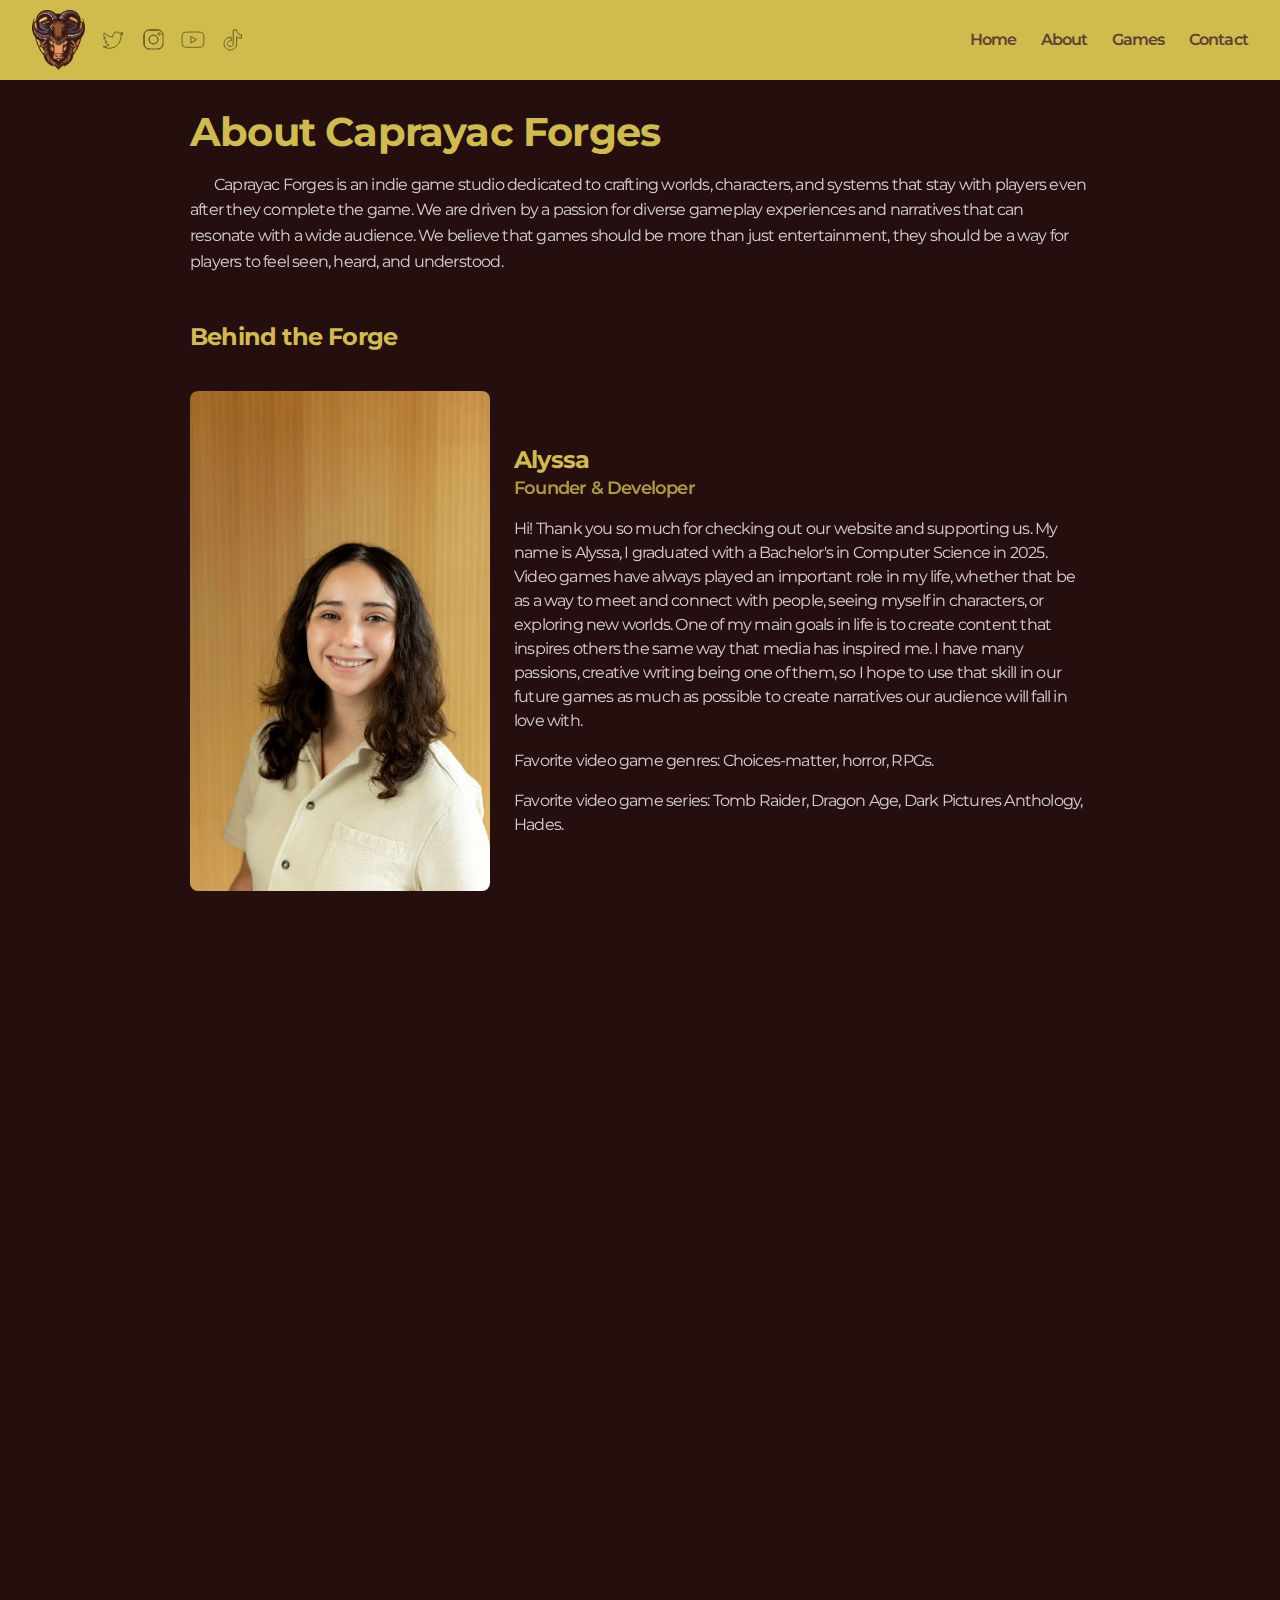
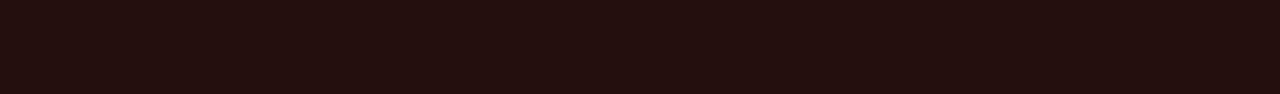
<file: about.html>
<!DOCTYPE html> <html lang= "en-US" style = "scroll-behavior: smooth;">


    <head>
        <meta charset="UTF-8" />
        <meta name = "viewport" content = "width=device-width, initial-scale=1.0, maximum-scale = 2">

        <title>About Caprayac Forges</title>
        <meta name = "description" content = "Learn more about the creators behind the forge.">

        <link href="https://fonts.googleapis.com/css2?family=Montserrat:wght@400;600;700&display=swap" rel="stylesheet">
        <link rel="stylesheet" href="./css/header.css">
        <link rel="stylesheet" href="./css/footer.css">
        <link rel="stylesheet" href="./css/base.css">
    </head>

    <body>
    <header class = "site-header-wrapper">
        <div class = "header-left">
            <img src = "assets/MascotTransparent.png" alt = "Caprayac Forges Mascot Logo" class = "mascot">

            <div class = "social-links">
                <a href="https://x.com/Caprayac" target="_blank" aria-label="X">                    
                    <img src="assets/icons/twitter.svg" alt="Twitter Icon">
                </a>
                <a href="https://www.instagram.com/caprayac/" target="_blank" aria-label="Instagram">
                    <img src="assets/icons/insta.svg" alt="Instagram Icon">
                </a>
                <a href="https://www.youtube.com/@Caprayac" target="_blank" aria-label="YouTube">
                    <img src="assets/icons/youtube.svg" alt="YouTube Icon">
                </a>
                <a href="https://www.tiktok.com/@caprayac" target="_blank" aria-label="TikTok">
                    <img src="assets/icons/tiktok.svg" alt="TikTok Icon">
                </a>
            </div>
        </div>

        <nav class = "nav-links">
            <a href="/">Home</a>
            <a href="about">About</a>
            <a href="games">Games</a>
            <a href="contact">Contact</a>
        </nav>
    </header>

    <main class = "site-main">
        <section class = "about-section">
            <section class = "about-hero">
                <h1> About Caprayac Forges </h1>
            <p class = "about-hero-text">  
                Caprayac Forges is an indie game studio dedicated to crafting worlds, characters, and systems that stay with players even after they complete the game. 
                We are driven by a passion for diverse gameplay experiences and narratives that can resonate with a wide audience.
                We believe that games should be more than just entertainment, they should be a way for players to feel seen, heard, and understood.
            </p>


        </section>

        <section class = "about-section">
        <h2> Behind the Forge</h2>
        <div class = "team-grid">
            <div class = "staff-card">
                <img src = "assets/ChuHeadshot.jpg" alt = "Chu Headshot" class = "staff-photo">
                <div class = "staff-info">
                    <h3> Alyssa </h3>
                    <p class = "staff-role"> Founder & Developer</p>
                    <p class = "staff-about"> Hi! Thank you so much for checking out our website and supporting us.
                        My name is Alyssa, I graduated with a Bachelor's in Computer Science in 2025. Video games have always played an important role in my life, whether that be as a way to meet and connect with people, 
                        seeing myself in characters, or exploring new worlds. One of my main goals in life is to create content that inspires others the same way that media has inspired me. I have many passions, creative writing being one of them,
                        so I hope to use that skill in our future games as much as possible to create narratives our audience will fall in love with. </p>

                    <p class = "staff-about"> Favorite video game genres: Choices-matter, horror, RPGs.  </p>
                    <p class = "staff-about"> Favorite video game series: Tomb Raider, Dragon Age, Dark Pictures Anthology, Hades. </p>
                    </div>
            </div>

            <div class = "staff-card">
                <img src = "assets/KyleHeadshot.jpg" alt = "Kyle Headshot" class = "staff-photo">
                <div class = "staff-info">
                    <h3> Kyle </h3>
                    <p class = "staff-role"> Founder & Developer</p>
                    <p class = "staff-about"> Hello, I am still testing but this time for Kyle's about. </p>
                </div>
            </div>
        </div>
        </section>
    </main>

<div class="social-banner">
  <nav class="social-nav" aria-label="Social media links">
    <a href="https://x.com/Caprayac" target="_blank" aria-label="X">                    
                    <img src="assets/icons/twitter.svg" alt="Twitter Icon">
                </a>
                <a href="https://www.instagram.com/caprayac/" target="_blank" aria-label="Instagram">
                    <img src="assets/icons/insta.svg" alt="Instagram Icon">
                </a>
                <a href="https://www.youtube.com/@Caprayac" target="_blank" aria-label="YouTube">
                    <img src="assets/icons/youtube.svg" alt="YouTube Icon">
                </a>
                <a href="https://www.tiktok.com/@caprayac" target="_blank" aria-label="TikTok">
                    <img src="assets/icons/tiktok.svg" alt="TikTok Icon">
                </a>
  </nav>
</div>

<footer class="site-footer">
  <div class="footer-inner">
    <div class="footer-brand-nav">
      <img src="assets/TextYellow.png" alt="Caprayac Forges Yellow Text" class="footer-logo">

        <nav class="footer-nav">
        <a href="index.html">Home</a>
        <a href="about.html">About</a>
        <a href="games.html">Games</a>
        <a href="contact.html">Contact Us</a>
        </nav>
    </div>
    </div>

<div class="footer-meta">
    © 2026 Caprayac Forges. All rights reserved.
</div>
</footer>
</body>
</file>
<file: css/header.css>
body {
  padding: 1.8rem;
  padding-top: 90px;
  margin: 0;
}

.site-header-wrapper {
    position: fixed;
    top: 0;
    left: 0;
    right: 0;
    border: 0;
    flex-wrap: wrap;

    height: 80px;
    box-sizing: border-box;
    z-index: 20000;

    display: flex;
    justify-content: space-between;
    align-items: center;

    padding: 0 2rem;

    font-family: 'Montserrat', sans-serif;
    font-size: 1em;
    letter-spacing: -0.05em;
    text-align: left;

    color: #5c4135;
    background-color: #d0bc4d;

    line-height: 1.5;
    font-weight: 400;

    transition: background-color 0.3s ease-in-out;
}

/*
.site-header-wrapper.site-header-transparent {
    background-color: transparent;
    border-bottom: none;
}*/

.site-header-wrapper .mascot {
    height: 60px;
    width: auto;
}

.header-left {
    display: flex;
    align-items: center;
    gap: 1rem;
}

.social-links {
    display: flex;
    align-items: center;
    gap: 1rem;
}

.social-links a {
    display: inline-flex;
    align-items: center;
}

.social-links img {
    height: 24px;
    width: 24px;
    opacity: 0.5;
}

.social-links img:hover {
    opacity: 1.0;
}   

.nav-links {
    display: flex;
    align-items: center;
}

.nav-links a {
    color: #5c4135;
    text-decoration: none;
    margin-left: 1.5rem;
    font-weight: 600;
}

.nav-links a:hover {
    text-decoration: underline;
}

@property --angle {
    syntax: '<angle>';
    inherits: false;
    initial-value: -90deg;
}

 /* Adjust for mobile */
@media (max-width: 768px) {
    body {
        margin: 0;
        padding-top: 100px;
    }

    .site-header-wrapper {
        flex-direction: column;
        align-items: stretch;
        height: auto;
        padding: 1rem 2rem;
    }

    .nav-links {
        justify-content: center;
        width: 100%;
        margin-top: 0.5rem;
        gap: 1.25rem;
        flex-wrap: wrap;
    }

    .nav-links a {
        margin-left: 0;
        font-size: 0.95rem;
    }

    .social-links img {
        width: 18px;
        height: 18px;
    }

}
</file>
<file: css/footer.css>
/* Social banner*/

.social-banner {
  width: 100vw;
  height: 120px;
  margin-left: calc(-50vw + 50%);
  background-color: #240e0e;

  display: flex;
  justify-content: center;
  align-items: center;

  border-top: 1px solid #f3bf4d;
  border-bottom: 1px solid #f3bf4d;
}

.social-nav {
  display: flex;
  gap: 1.5rem;
}

.social-nav a {
  display: inline-flex;
  align-items: center;
  justify-content: center;

  width: 40px;
  height: 40px;
}

.social-nav a img {
  width: 24px;
  height: 24px;
  object-fit: contain;

  filter: brightness(0) invert(1);
  transition: transform 0.25s ease, filter 0.25s ease;
}

.social-nav a:hover img {
  transform: scale(1.2);
  filter: brightness(1.2) drop-shadow(0 0 5px #f0bc4d);
}

/* Footer wrapper*/
.site-footer {
  background-color: #240e0e;
  color: #f3bf4d;
  width: 100vw;
  margin-left: calc(-50vw + 50%);

  padding: 2rem 1.5rem 1.25rem;
  font-family: 'Montserrat', sans-serif;
}

/* Footer inner layout*/
.footer-inner {
  max-width: 1200px;
  margin: 0 auto;

  display: flex;
  align-items: center;
  justify-content: flex-start;
  gap: 2rem;
}

/* Logo */
.footer-logo{
  height: 56px;
  width: auto;
  max-width: 250px;
}

/* Footer navigation */
.footer-nav {
  display: flex;
  gap: 1.5rem;
}

.footer-nav a {
  color: #f3bf4d;
  text-decoration: none;
  font-weight: 600;
}

.footer-nav a:hover {
  text-decoration: underline;
}

/* Copyright / Meta */
.footer-meta {
  margin-top: 1.5rem;
  text-align: center;
  font-size: 0.9rem;
  opacity: 0.85;
}

/* Adjust for mobile*/

@media (max-width: 768px) {
  .footer-inner {
    flex-direction: column;
    text-align: center;
  }

  .footer-nav {
    flex-direction: column;
    gap: 0.75rem;
  }
}
</file>
<file: css/base.css>
body {
    font-size: 1em;
    font-family: 'Montserrat', sans-serif;
    letter-spacing: -0.05em;

    flex-direction: column;
    display: flex;

    color: #d0bc4d;
    background-color: #240e0e;
    overflow-x: hidden;

    width: 100vw;
    margin-left: calc(-50vw + 50%);
    padding-top: 80px;
}

html, body {
  height: 100%;
  margin: 0;
  padding: 0;
}

html {
    overflow: hidden;
}

*, *::before, *::after {
  box-sizing: border-box;
}

.site-main {
    flex: 1;
    max-width: 1200px;
    margin: 0 auto;

    padding-left: 2rem;
    padding-right: 2rem;
    padding-top: 80px;
}

.content-center-large {
    max-width: 1200px;
    margin-left: auto;
    margin-right: auto;
}

.content-gutter-large {
    padding-left: 2rem;
    padding-right: 2rem;
}

/* About Page */
.about-hero{
    max-width: 900px;
    margin: 0 auto 3rem;
}

.about-hero h1 {
    font-size: 2.5rem;
    margin-bottom: 1rem;
}

.about-hero-text {
    font-size: 1rem;
    line-height: 1.6;
    margin: 0;
    color: white;
    opacity: 0.8;
    text-indent: 1.5em;
}

.about-section h2 {
    margin-bottom: 1rem;
}

.team-grid {
    display: flex;
    flex-direction: column;
    gap: 2rem;
    margin-top: 0;
}

.staff-card {
    display: flex;
    gap: 1.5rem;
    flex-direction: row;
    align-items: center;
    max-width: 900px;
    padding: 1rem 0;
    margin-top: 0.5rem;
}

.staff-card:nth-child(even) {
    flex-direction: row-reverse;
    text-align: right;
}

.staff-info {
    flex: 1;
}

.staff-card:nth-child(even) .staff-header {
    justify-content: flex-end;
}

.staff-info h3 {
    margin: 0;
    font-size: 1.5rem;
}

.staff-header {
    display: inline-flex;
    align-items: center;
    gap: 0.5rem;
    flex-wrap: nowrap;
}

.staff-header h3 {
    margin: 0;
    line-height: 1;
}

.staff-header img {
    width: 20px;
    height: 20px;

    filter: invert(88%) sepia(64%) saturate(553%) hue-rotate(334deg) brightness(87%) contrast(84%);
}

.staff-header a:hover img {
    transform: scale(1.2);
    opacity: 0.8;
}

.staff-info p {
    margin: 0;
    line-height: 1.5;
}

.staff-role {
    font-weight: 600;
    font-size: 1.15rem;
    opacity: 0.8;
    margin: 0.25rem 0 0.5rem 0;
}

.staff-about {
    padding-top: 1rem;
    color: white;
    font-size: 1rem;
    margin: 0;
    opacity: 0.8;
}

.staff-photo {
    width: 300px;
    height: 500px;
    border-radius: 8px;
    object-fit: cover;
    flex-shrink: 0;
}

.staff-links  {
    margin: 0.35rem 0 0.6rem;
    display: flex;
    gap: 1rem; 
}

.team-info h3 {
    margin: 0;
    font-size: 1.5rem;
}

/* Games Page */
.page-hero h1 {
    margin-bottom: 0.5rem;
}

.games-grid {
    display: grid;
    grid-template-columns: repeat(auto-fit, minmax(320px, 1fr));
    gap: 2rem;
    margin-top: 2rem;
    padding-bottom: 2.5rem;
}

.game-card {
    display: flex;
    gap: 1.5rem;
    align-items: center;
}

.game-card-image {
    width: 200px;
    height: 300px;
    object-fit: cover;
    border-radius: 8px;
    flex-shrink: 0;
}

.game-card-content {
    flex: 1;
}

.game-card-content h2 {
    margin: 0 0 0.5rem ;
}

.game-card-content p {
    margin: 0;
    line-height: 1.5;
}

.game-card-placeholder {
    align-items: center;
}

.game-card-placeholder .game-card-content {
    text-align: left;
}

/* Adjust for other screens */
@media screen and (max-width: 768px) {
    .content-gutter-large {
        padding-left: 50px;
        padding-right: 50px;
    } 

    .staff-card {
        flex-direction: column;
        align-items: flex-start;
        text-align: left;
    }

    .staff-card:nth-child(even) {
        flex-direction: column;
    }

    .staff-card:nth-child(even) .staff-info {
        text-align: left;
    }

    .body, .site-main {
        padding-top: 120px;
    }

    .game-card {
        flex-direction: column;
        align-items: flex-start;
    }

    .game-image {
        width: 100%;
        height: auto;
    }
}

@property --angle {
    syntax: '<angle>';
    inherits: false;
    initial-value: -90deg;
}
</file>
